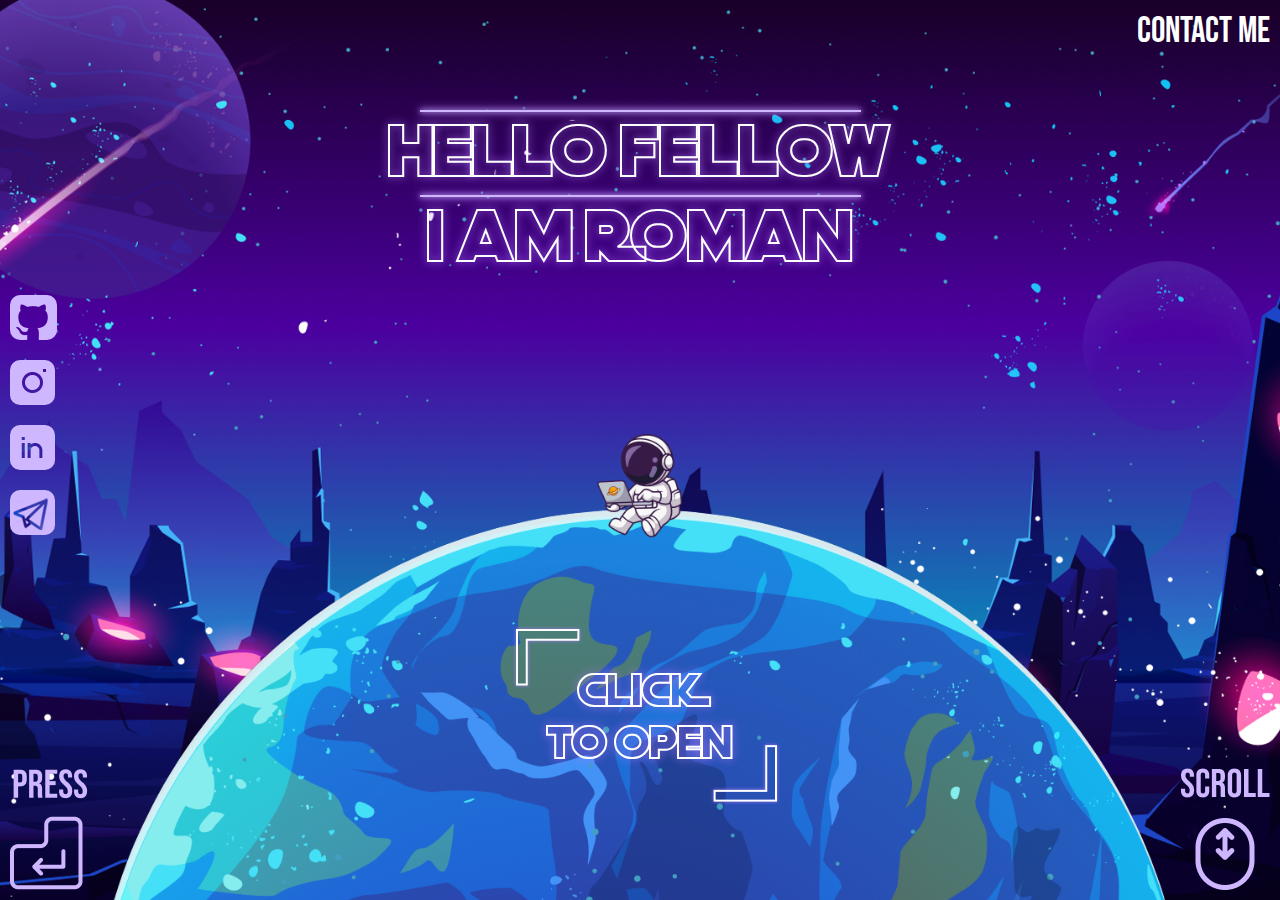
<file: index.html>
<!DOCTYPE html>
<html lang="en">
<head>
    <meta charset="UTF-8">
    <meta http-equiv="X-UA-Compatible" content="IE=edge">
    <meta name="viewport" content="width=device-width, initial-scale=1.0">
    <link rel="stylesheet" href="css/app.css">
    <title>Space Porfolio</title>
</head>
<body>
    <header class="header">
        <div class="header__container">
                     <!-- Contact -->
            <div class="container__contact">
                <a href="#">Contact ME</a>
            </div>
                     <!-- Main Text -->
            <div class="container__text">
                <div class="line__top"></div>
                <p>Hello Fellow</p>
                <div class="line__top"></div>
                <p>I am Roman</p>
            </div>
                    <!-- Container Icon -->
            <div class="container__social" id="hide_social">
                <a href="https://github.com/romanvtch"><img class="social__img" src="img/social/github.png" alt="github"></a>
                <a href="https://instagram.com/romanvtch?igshid=YmMyMTA2M2Y="><img class="social__img" src="img/social/inst.png" alt="instagram"></a>
                <a href="https://www.linkedin.com/in/roman-viitovych-061423255/"><img class="social__img" src="img/social/lin.png" alt="linkedin"></a>
                <a href="https://t.me/bissorg"><img class="social__img" src="img/social/telegram.png" alt="telegram"></a>    
            </div>
                   <!-- PopupBlock -->
                   <div class="popup__bg" id="popup__bg">
                    <div class="popup" id="popup">
                        <img src="img/close/close.png" alt="close" class="popup__img" id="closePopup">
                        <p>Junior frontend developer - I want to become a part of a friendly and professional team in which I can develop the skills of developing web interfaces and creating websites</p>
                    </div>
                 </div>
                    <!-- image_clickToopen -->
            <!-- <div class="icon__click" id="iconclick">
                <img src="img/one/text.png" alt="">
            </div>     -->
                    <!-- clickToopen -->
            <div class="container__open__info" id="openInfo"> 
                <p id="openPopup">Click<br>To Open</p>
                
            </div>
                    <!-- IconNav -->
            <img class="icon__left" src="img/iconnav/press.png" alt="pressicon">
            <img class="icon__right" src="img/iconnav/scroll.png" alt="scrollicon">
             

        </div>
    </header>
    <script src="/js/app.js"></script>
</body>
</html>
</file>
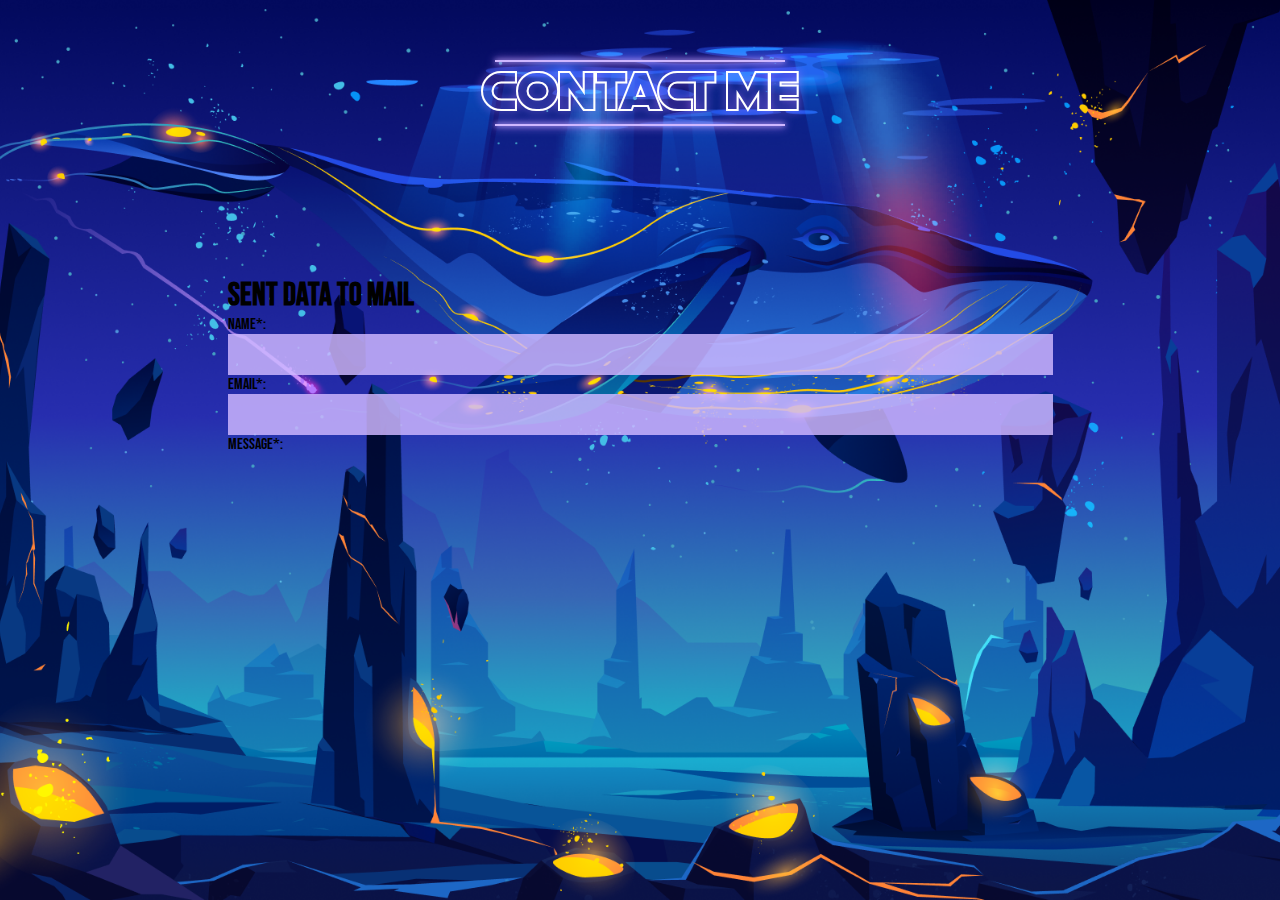
<file: contact.html>
<!DOCTYPE html>
<html lang="en">
<head>
    <meta charset="UTF-8">
    <meta http-equiv="X-UA-Compatible" content="IE=edge">
    <meta name="viewport" content="width=device-width, initial-scale=1.0">
    <link rel="stylesheet" href="css/contact.css">
    <title>Contact</title>
</head>
<body>
    <header class="header">
        <div class="header__container">
                <!-- headerText -->
            <div class="container__text">
                <div class="line__top"></div>
                    <p>Contact me</p>
                <div class="line__top"></div>
            </div>
                 <!-- containerContactFORM -->
            <div class="containerContact">
               <div class="form">
                <form action="#" id="form" class="form__body">
                    <h1 class="form__tittle">Sent data to mail</h1>
                    <div class="form__item">
                        <label for="formName" class="form__label">Name*:</label>
                        <input id="formName" type="text" name="name" class="form__input">
                    </div>
                        <label for="formEmail" class="form__label">Email*:</label>
                        <input id="formEmail" type="text" name="email" class="form__input">

                    <div class="form__item">
                        <label for="formMessage" class="form__label">Message*:</label>
                    </div>
                </form>
               </div>
            </div>


        </div>
    </header>
</body>
</html>
</file>
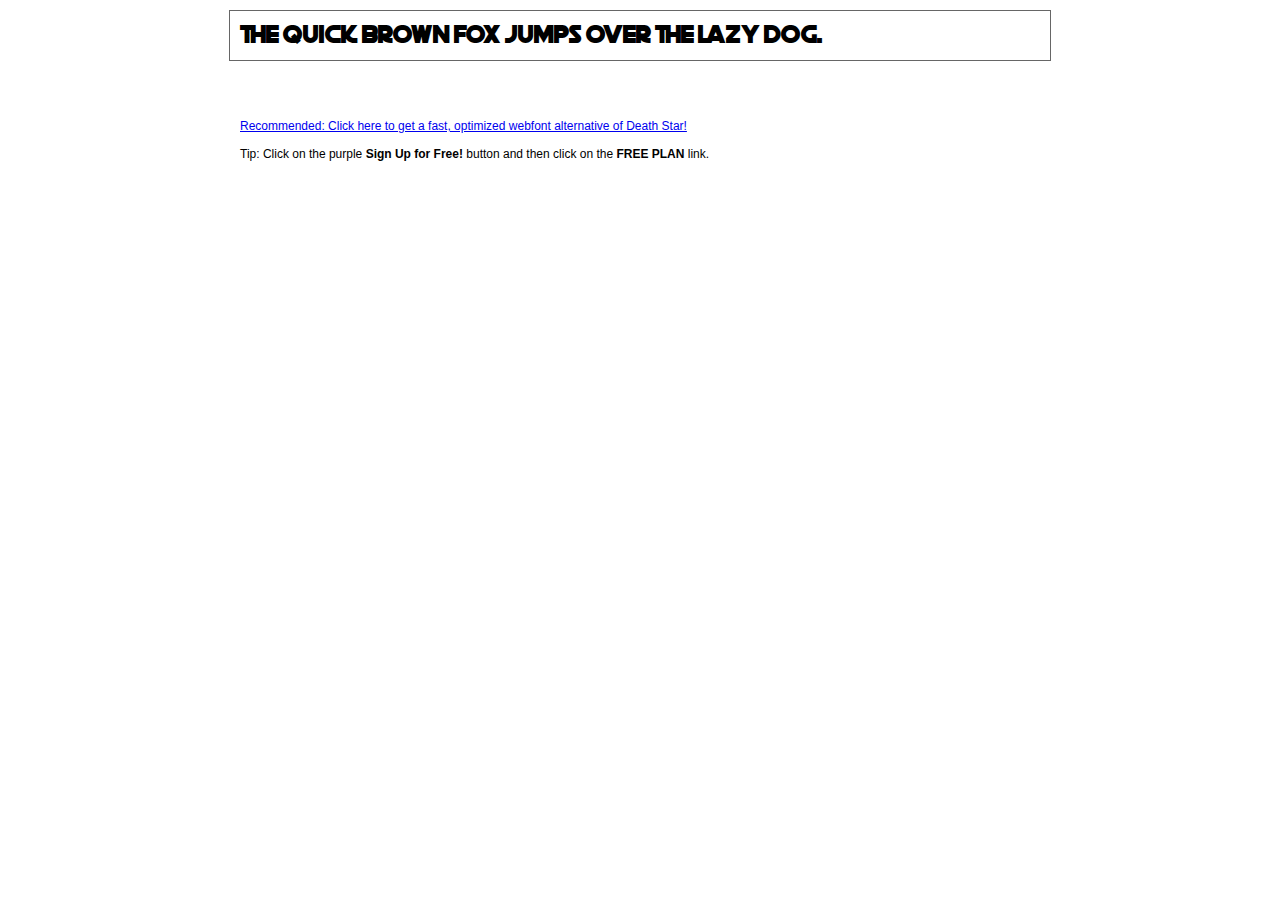
<file: fonts/demo.html>
<!DOCTYPE html PUBLIC "-//W3C//DTD XHTML 1.0 Transitional//EN" "http://www.w3.org/TR/xhtml1/DTD/xhtml1-transitional.dtd">
<html xmlns="http://www.w3.org/1999/xhtml">
<head>
	<meta http-equiv="Content-Type" content="text/html; charset=utf-8" />
	<title>@font-face Demo</title>
	<link rel="stylesheet" href="fonts.css" type="text/css" charset="utf-8" />
	<style type="text/css">
	body {
		background-color:white;
		font-family:Verdana,Tahoma,Arial,Sans-Serif;
		color:black;
		font-size:12px;
	}

	.demo
	{
		font-family:'Conv_Death Star',Sans-Serif;
		width:800px;
		margin:10px auto;
		text-align:left;
		border:1px solid #666;
		padding:10px;
	}

	.hint
	{
		font-family:'Conv_Sansus Webissimo-Regular',Sans-Serif;
		width:800px;
		margin:10px auto;
		text-align:left;
		border:1px;
		padding:10px;
	}

	</style>
</head>
<body>
	<div class="demo" style="font-size:25px">
		The quick brown fox jumps over the lazy dog.
	</div>

	<br>
	<br>
	<div class="hint">
		<a href="http://www.font2web.com/searchfreewebfont.php?Death+Star">Recommended: Click here to get a fast, optimized webfont alternative of Death Star!</a><br><br>
		Tip: Click on the purple <strong>Sign Up for Free!</strong> button and then click on the <strong>FREE PLAN</strong> link.
	</div>

</body>
</html>
</file>
<file: css/app.css>
@import url('https://fonts.googleapis.com/css2?family=Bebas+Neue&display=swap');
@font-face {
	font-family: 'DeathStar';
	src: url('../fonts/Death Star.eot');
	src: local('☺'), url('../fonts/Death Star.woff') format('woff'), url('../fonts/Death Star.ttf') format('truetype'), url('../fonts/Death Star.svg') format('svg');
	font-weight: normal;
	font-style: normal;}

*{
    padding: 0;
    margin: 0;
    box-sizing: border-box;
}
.line__top{margin: auto; width:35%; border: 1px solid #CEB7FF; box-shadow: 0px 0px 5px #CEB7FF;}
.line__bottom{margin: auto;width:35%;border: 1px solid #CEB7FF;box-shadow: 0px 0px 5px #CEB7FF;}

body{
    font-family: 'Bebas Neue', cursive;
    background-color: black;
}
.header{
    height:100vh;
    max-width: 100vw;
    background: url(/img/one/bg.png);
    background-size: cover;
    background-repeat: no-repeat;
    background-position: center center;
    overflow: hidden;
}
.header__container{
    margin: auto;
    height: 100%;
    max-width: 1440px;
    padding: 10px 10px;  
    position: relative;
    /* border-left:2px solid #CEB7FF;
    border-right:2px solid #CEB7FF;   */
}
.container__contact{
    position: absolute;
    right: 10px;
    top: 10;
}
.container__contact a{
    color: white;
    font-size: 4vh;
    text-decoration: none;   
    transition: 0.30s all;
}
.container__contact a:hover{color: #B377FF;}
.container__text{
    font-size: 8vh;
    margin-top:100px;
    user-select: none;
    text-align: center;
    font-family: 'DeathStar';
    text-transform: uppercase;
    -webkit-text-stroke:2px white;
    -webkit-text-fill-color: transparent;  
    filter: drop-shadow(0px 0px 4px #B377FF);
}
.container__social{
    display: flex;
    flex-direction: column;
    align-items: flex-start;
    margin-top: 0;
}
.social__img{
    margin-top:15px;
    border-radius: 10px;
    transition: 0.30s;
}
.social__img:hover{transform: scale(1.2);}
.container__open__info{
    cursor: pointer;
    text-align: center;
    position: absolute;
    bottom: 130px;
    right: 0;
    left: 0; 
}
.container__open__info::before{
    content: url('../img/one/text1.png');
    position: absolute;
    top: -39%;
    left:40%;
}
.container__open__info::after{
    content: url('../img/one/text2.png');
    position: absolute;
    bottom: -39%;
    right:39%;
}
.container__open__info.active{ display: none;}
.container__open__info p{
    font-size: 5vh;
    user-select: none;
    font-family: 'DeathStar';
    text-transform: uppercase; 
    -webkit-text-stroke:2px white;
    -webkit-text-fill-color: transparent;  
    filter: drop-shadow(0px 0px 4px #B377FF);
}
.popup__bg{
    position: fixed;
    top: 0;
    left: 0;
    width: 100%;
    height: 100vh;
    background: rgba(0,0,0,0.5);
    opacity: 0; 
    pointer-events: none; 
    transition: 0.5s all;
    z-index: 10;
}
.popup__bg.active{
    opacity: 1;
    pointer-events: all;
    transition: 0.5s all;
}
.popup{
    position: absolute;
    bottom: 0;
    left: 50%;
    width: 400px;
    padding: 25px;
    text-align: center;
    line-height: 30px;
    user-select: none;
    background: rgba(0, 0, 0, 0.3);
    transform: translate(-50%, -50%) scale(0); 
    font-family: Arial, Helvetica, sans-serif;
    border: 3px solid #CEB7FF;
    box-shadow: 0px 0px 4px #CEB7FF;
    transition: 0.5s all;  
}
.popup::before{
    content: url('../img/one/text1.png');
    position: absolute;
    top: -11.5%;
    left:-7%; 
}
.popup::after{
    content: url('../img/one/text2.png');
    position: absolute; 
    bottom:-16.5%;
    right: -7%;
}
.popup.active { 
    transform: translate(-50%, -50%) scale(1); 
    transition: 0.5s all;  
}
.popup p{
    color: white;
    font-size: 24px;
}
.popup__img{   
    width: 25px;
    cursor: pointer;
    position: absolute;
    top: 10px;
    right: 5px;
}
.icon__click{
    user-select: none;
    text-align: center;
    position: absolute;
    bottom: 125px;
    right: 0;
    left: 10px; 
    margin-left: 10px;   
}
.icon__left{
    position: absolute;
    bottom: 10px;
}
.icon__right{
    position: absolute;
    right: 10px;
    bottom: 10px;
}
@media(max-width:1024px){
    .container__text{margin-top: 40px;}
    .line__top, .line__bottom{display: none;}
    .container__social.active{display: none;}
    .icon__left, .icon__right{display: none;}
    .icon__click{display: none;}
    .container__open__info::before{top: -21%; left: 31%;}
    .container__open__info::after{bottom: -25%;right: 29%;}   
    .popup{bottom: -4%;}
    .popup::before{top: -12%;}
    .popup::after{bottom: -17%;}
}
@media(max-width:960px){
    .container__text{margin-top: 6.5%;}
    .container__social{margin-top: 15%;}
}
@media(max-width:420px){
    .social__img{margin-top:5px;}
    .container__text{font-size: 6vh;margin-top: 12%;}
    .popup{width: 320px;}
    .container__open__info::before{top: -41%; left: 21%;}
    .container__open__info::after{bottom: -45.5%;right: 19%;}
    .popup::before{top: -7%;}
    .popup::after{bottom: -10.5%;}}

@media(max-width:320px){
    .popup{width: 280px; bottom: -25%;}
    .popup::before{top: -6.5%; left: -8%;}
    .popup::after{bottom: -9%; right:-8%;}}
</file>
<file: css/contact.css>
@import url('https://fonts.googleapis.com/css2?family=Bebas+Neue&display=swap');
@font-face {
	font-family: 'DeathStar';
	src: url('../fonts/Death Star.eot');
	src: local('☺'), url('../fonts/Death Star.woff') format('woff'), url('../fonts/Death Star.ttf') format('truetype'), url('../fonts/Death Star.svg') format('svg');
	font-weight: normal;
	font-style: normal;}

*{
    padding: 0;
    margin: 0;
    box-sizing: border-box;
}
.line__top{margin: auto; width:23%; border: 1px solid #CEB7FF; box-shadow: 0px 0px 5px #CEB7FF;}
.line__bottom{margin: auto;width:23%;border: 1px solid #CEB7FF;box-shadow: 0px 0px 5px #CEB7FF;}

body{
    font-family: 'Bebas Neue', cursive;
    background-color: black;
}
.header{
    height:100vh;
    max-width: 100vw;
    background: url(/img/ContactPage/bg.png);
    background-size: cover;
    background-repeat: no-repeat;
    background-position: center center;
    overflow: hidden;
}
.header__container{
    margin: auto;
    height: 100%;
    max-width: 1440px;
    padding: 10px 10px;  
    position: relative;
}
.container__text{
    font-size: 6vh;
    margin-top:50px;
    user-select: none;
    text-align: center;
    font-family: 'DeathStar';
    text-transform: uppercase;
    -webkit-text-stroke:2px white;
    -webkit-text-fill-color: transparent;  
    filter: drop-shadow(0px 0px 4px #B377FF);
}
.containerContact{
    margin: auto;
    margin-top: 150px;
    max-width: 825px;
}
input{width: 100%; 
    padding: 10px;
    font-size: 18px;
    background-color: #ceb7ffd5;
    border: none;
    outline: none;
    color: white;}  
@media(max-width:1024px){
    .line__top, .line__bottom{display: none;}
}
</file>
<file: fonts/fonts.css>
/** Generated by FG **/
@font-face {
	font-family: 'Conv_Death Star';
	src: url('fonts/Death Star.eot');
	src: local('☺'), url('fonts/Death Star.woff') format('woff'), url('fonts/Death Star.ttf') format('truetype'), url('fonts/Death Star.svg') format('svg');
	font-weight: normal;
	font-style: normal;
}
</file>
